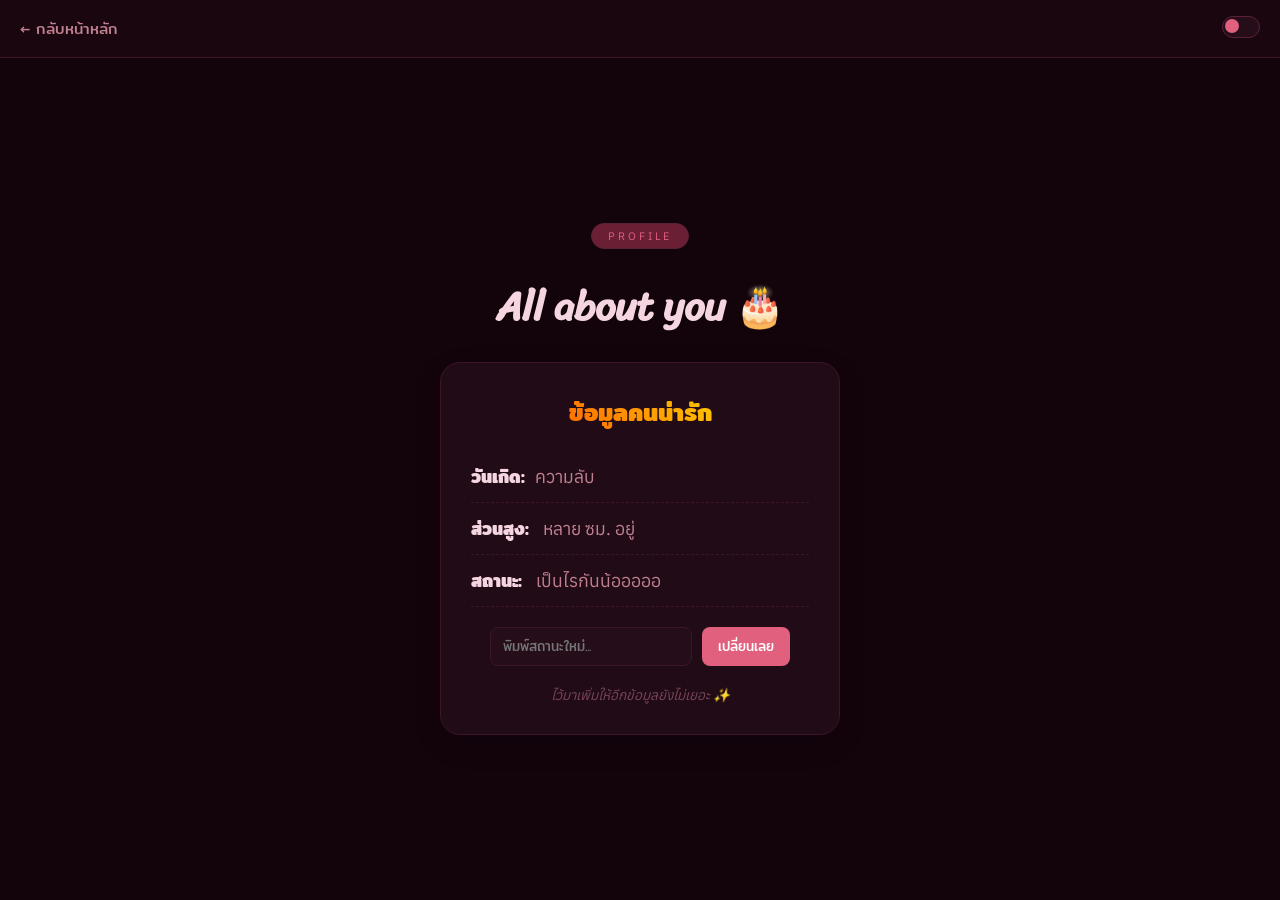
<file: birth.html>
<!DOCTYPE html>
<html lang="th" data-mode="dark">
<head>
    <meta charset="UTF-8">
    <meta name="viewport" content="width=device-width, initial-scale=1.0">
    <title>All about you 🎂</title>
    <link href="https://fonts.googleapis.com/css2?family=Anuphan:wght@400;500;700&family=Mitr:wght@400;500&family=Sriracha&display=swap" rel="stylesheet">
    <link rel="stylesheet" href="birth.css">
</head>
<body>
    <nav class="navbar">
        <a href="index.html" class="navbar-brand">← กลับหน้าหลัก</a>
        <div class="nav-right">
            <button class="mode-btn" id="modeToggle"></button>
        </div>
    </nav>

    <main>
        <section class="hero">
            <div class="hero-inner">
                <span class="hero-badge">PROFILE</span>
                <h1 class="hero-title">All about you 🎂</h1>
                
                <div class="info-card">
                    <h2 class="rainbow-text">ข้อมูลคนน่ารัก</h2>
                    <ul class="info-list">
                        <li><strong>วันเกิด:</strong>ความลับ</li>
                        <li><strong>ส่วนสูง:</strong> หลาย ซม. อยู่</li>
                        <li><strong>สถานะ:</strong> <span id="current-status">เป็นไรกันน้อออออ</span></li>
                    </ul>

                    <div class="edit-status-box">
                        <input type="text" id="status-input" placeholder="พิมพ์สถานะใหม่...">
                        <button id="update-status-btn" class="btn-small">เปลี่ยนเลย</button>
                    </div>

                    <p class="note">ไว้มาเพิ่มให้อีกข้อมูลยังไม่เยอะ ✨</p>
                </div>

            </div>
        </section>
    </main>

    <script src="birth.js"></script>
</body>
</html>
</file>
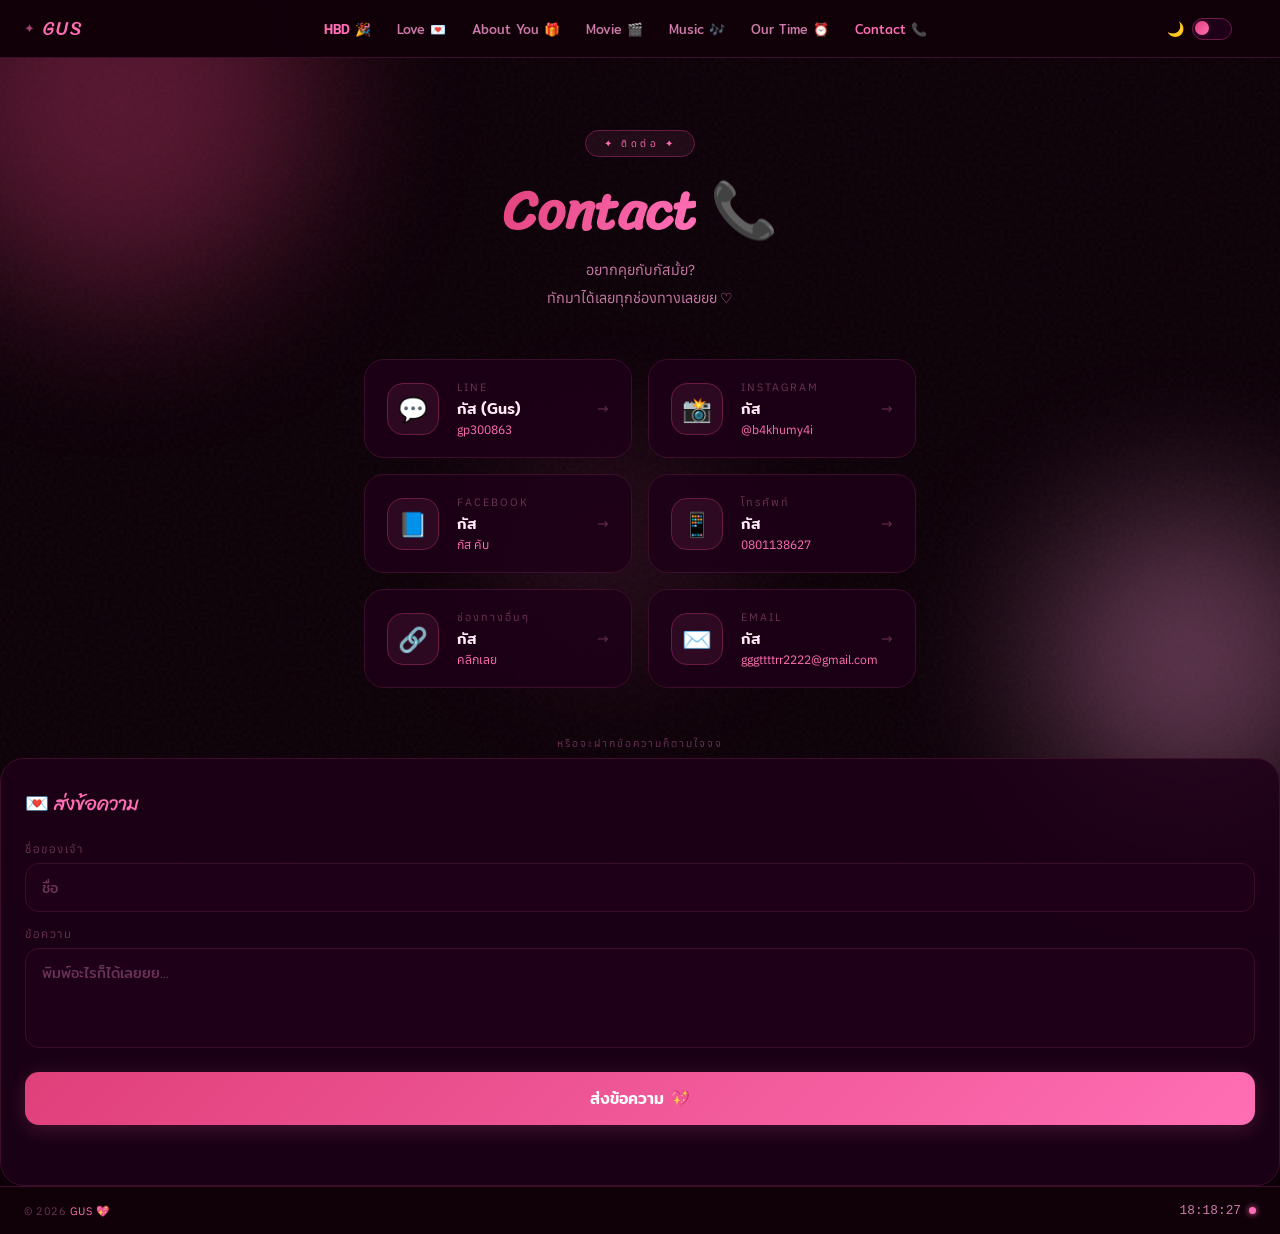
<file: contack.html>
<!DOCTYPE html>
<html lang="th" data-mode="dark">
<head>
  <meta charset="UTF-8"/>
  <meta name="viewport" content="width=device-width, initial-scale=1"/>
  <title>Contact — กัส 💖</title>
  <link href="https://fonts.googleapis.com/css2?family=Mitr:wght@300;400;500&family=Sriracha&family=Anuphan:wght@300;400;500&display=swap" rel="stylesheet"/>
  <link rel="stylesheet" href="index.css"/>
</head>
<body>

<div class="blob blob-1"></div>
<div class="blob blob-2"></div>
<div class="blob blob-3"></div>

<div id="progressBar"></div>

<nav class="navbar">
  <a href="index.html" class="navbar-brand">GUS</a>

  <div class="nav-links" id="navLinks">
    <a href="HBD.html" class="hbd-nav-link">HBD 🎉</a>
    <a href="love.html">Love 💌</a>
    <a href="birth.html">About You 🎁</a>
    <a href="movie.html">Movie 🎬</a>
    <a href="music.html">Music 🎶</a>
    <a href="time.html">Our Time ⏰</a>
    <a href="contack.html" style="color:var(--acc)!important;">Contact 📞</a>
  </div>

  <div class="nav-right">
    <span class="mode-icon" id="modeIcon" onclick="toggleMode()" title="สลับโหมด">🌙</span>
    <button class="mode-btn" id="modeBtn" onclick="toggleMode()" aria-label="สลับ light/dark"></button>
      <span></span><span></span><span></span>
    </button>
  </div>
</nav>

<main class="contact-page">
  <div class="contact-hero">
    <div class="page-badge">✦ ติดต่อ ✦</div>
    <h1 class="page-title">
      <span class="acc-word">Contact</span> <span class="heart">📞</span>
    </h1>
    <p class="page-sub">
      อยากคุยกับกัสมั้ย?<br>
      ทักมาได้เลยทุกช่องทางเลยยย ♡
    </p>
  </div>

  <div class="contact-grid">
    <a href="https://line.me/ti/p/U6xHGYIw1L" target="_blank" rel="noopener" class="contact-card">
      <div class="cc-icon">💬</div>
      <div class="cc-info">
        <div class="cc-label">LINE</div>
        <div class="cc-name">กัส (Gus)</div>
        <div class="cc-handle">gp300863</div>
      </div>
      <span class="cc-arrow">→</span>
    </a>

    <a href="https://www.instagram.com/b4khumy4i/?hl=en" target="_blank" rel="noopener" class="contact-card">
      <div class="cc-icon">📸</div>
      <div class="cc-info">
        <div class="cc-label">Instagram</div>
        <div class="cc-name">กัส</div>
        <div class="cc-handle">@b4khumy4i</div>
      </div>
      <span class="cc-arrow">→</span>
    </a>

    <a href="fool.html" target="_blank" rel="noopener" class="contact-card">
      <div class="cc-icon">📘</div>
      <div class="cc-info">
        <div class="cc-label">Facebook</div>
        <div class="cc-name">กัส</div>
        <div class="cc-handle">กัส คับ</div>
      </div>
      <span class="cc-arrow">→</span>
    </a>

    <a href="tel:0801138627" class="contact-card">
      <div class="cc-icon">📱</div>
      <div class="cc-info">
        <div class="cc-label">โทรศัพท์</div>
        <div class="cc-name">กัส</div>
        <div class="cc-handle">0801138627</div>
      </div>
      <span class="cc-arrow">→</span>
    </a>

    <a href="donategus.html" class="contact-card">
      <div class="cc-icon">🔗</div>
      <div class="cc-info">
        <div class="cc-label">ช่องทางอื่นๆ</div>
        <div class="cc-name">กัส</div>
        <div class="cc-handle">คลิกเลย</div>
      </div>
      <span class="cc-arrow">→</span>
    </a>

    <a href="mailto:gggttttrr2222@gmail.com" class="contact-card">
      <div class="cc-icon">✉️</div>
      <div class="cc-info">
        <div class="cc-label">Email</div>
        <div class="cc-name">กัส</div>
        <div class="cc-handle">gggttttrr2222@gmail.com</div>
      </div>
      <span class="cc-arrow">→</span>
    </a>
  </div>

  <div class="contact-divider">
    <span>หรือจะฝากข้อความก็ตามใจจจ</span>
  </div>
  
<form id="contactForm" class="form-card">
  <div class="form-card-title">💌 ส่งข้อความ</div>

  <div class="form-group">
    <label class="form-label">ชื่อของเจ้า</label>
    <input type="text" id="name" class="form-input" placeholder="ชื่อ" required />
  </div>

  <div class="form-group">
    <label class="form-label">ข้อความ</label>
    <textarea id="message" class="form-textarea" placeholder="พิมพ์อะไรก็ได้เลยยย..." required></textarea>
  </div>

  <button type="submit" class="form-submit" id="formSubmitBtn">ส่งข้อความ 💖</button>
  <div class="form-status" id="statusText"></div>
</form>

<footer>
  <div class="f-copy">&copy; 2026 <span>GUS</span> 💖</div>
  <div class="f-right">
    <span class="f-clock" id="liveClock">00:00:00</span>
    <div class="f-dot"></div>
  </div>
</footer>

<script src="index.js"></script>
</body>
</html>
</file>
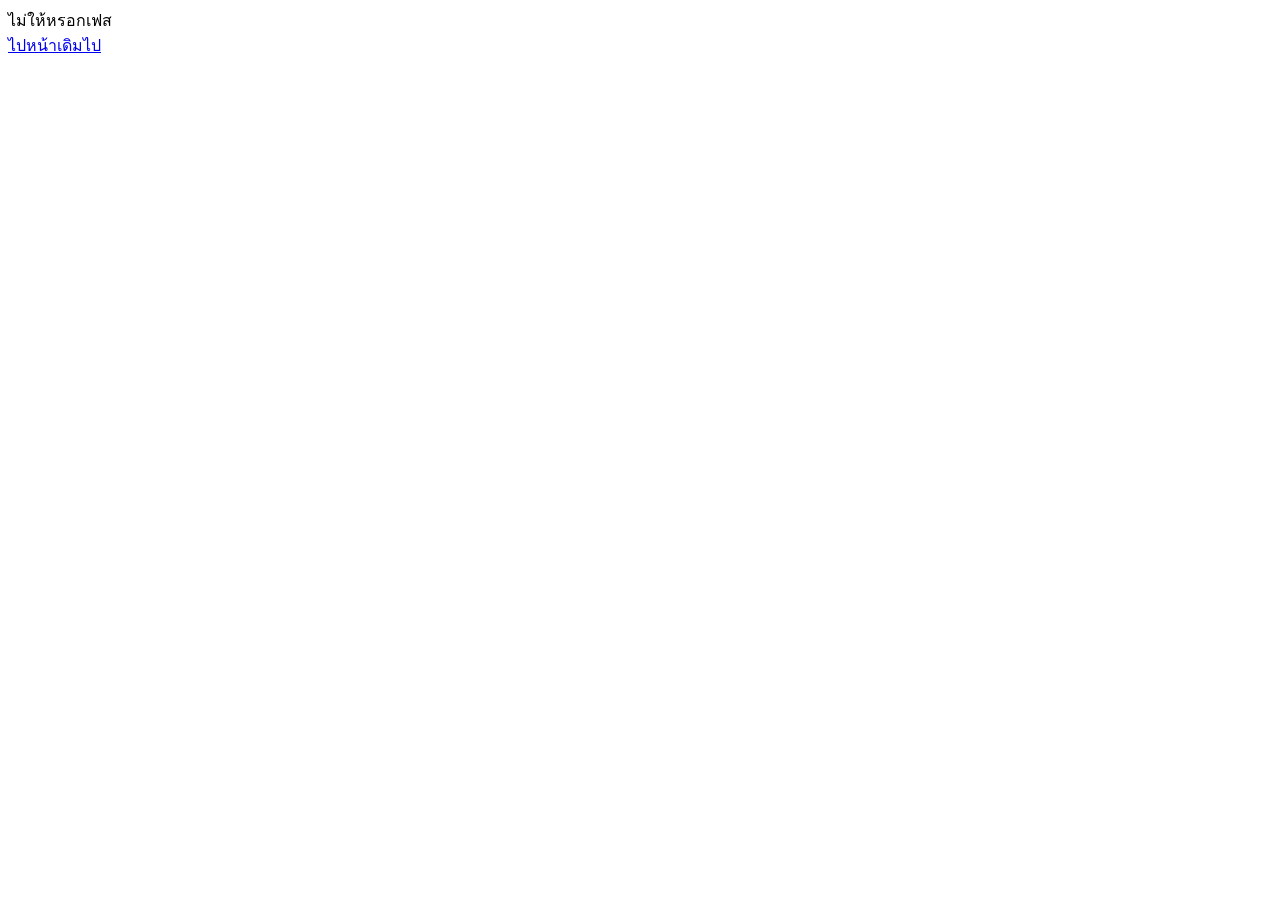
<file: fool.html>
<!DOCTYPE html>
<html lang="th">
<head>
    <meta charset="UTF-8">
    <meta name="viewport" content="width=device-width, initial-scale=1.0">
    <title>ไม่ให้หรอก</title>
</head>
<body>
    ไม่ให้หรอกเฟส
<br>
    <a href="contack.html">ไปหน้าเดิมไป</a>
</body>
</html>
</file>
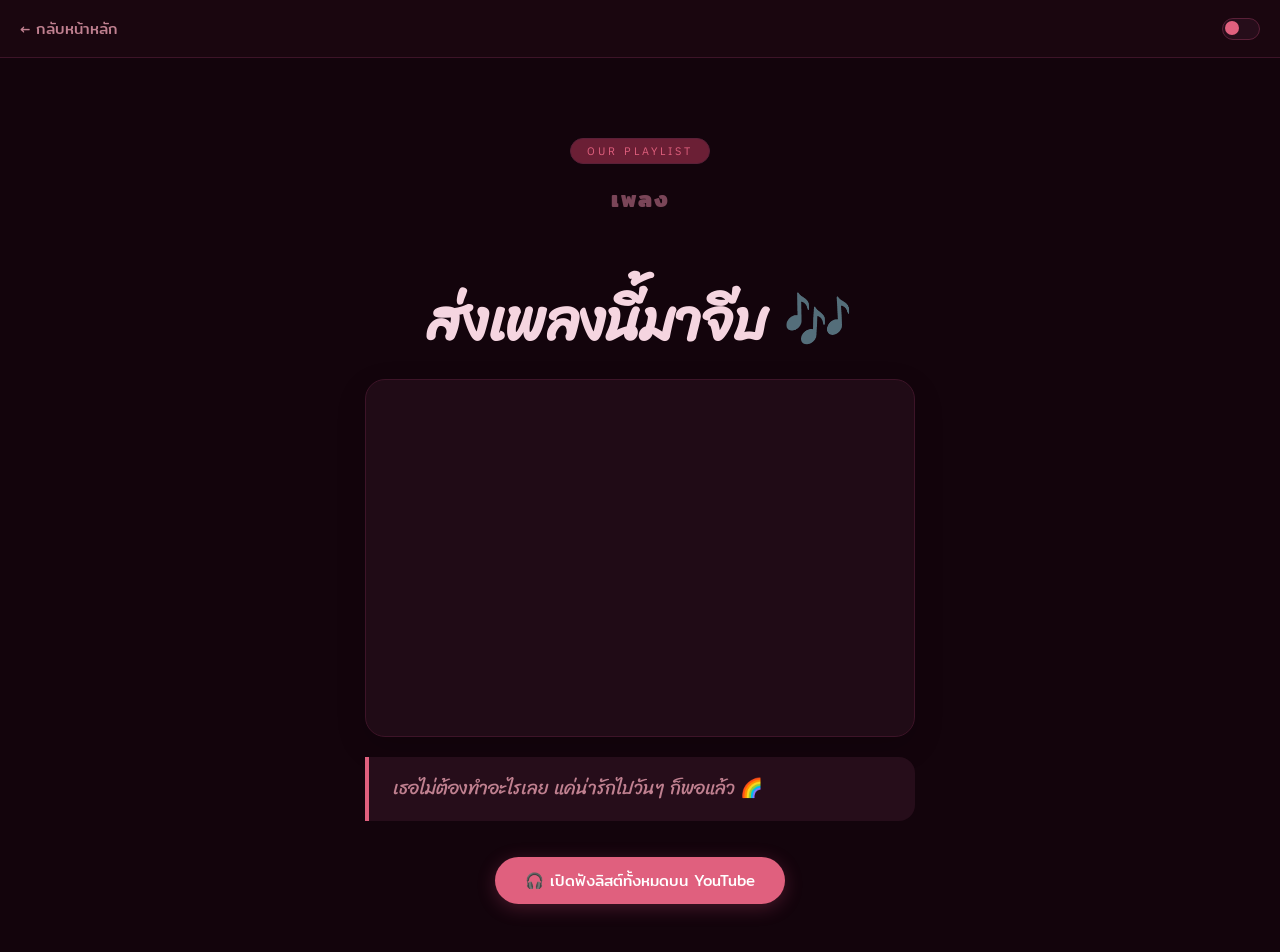
<file: music.html>
<!DOCTYPE html>
<html lang="th" data-mode="dark">
<head>
    <meta charset="UTF-8" />
    <meta name="viewport" content="width=device-width, initial-scale=1" />
    <title>เพลงกัส 🎶</title>
    <link href="https://fonts.googleapis.com/css2?family=Anuphan:wght@400;500;700&family=Mitr:wght@400;500&family=Sriracha&display=swap" rel="stylesheet">
    <link rel="stylesheet" href="music.css">
</head>
<body>

    <nav class="navbar">
        <a href="index.html" class="navbar-brand">← กลับหน้าหลัก</a>
        <div class="nav-right">
            <button class="mode-btn" id="modeToggle" aria-label="Toggle Theme"></button>
        </div>
    </nav>

    <main>
        <section class="hero">
            <div class="hero-inner">
                <span class="hero-badge">OUR PLAYLIST</span>
                
                <h1 class="hero-title">
                    <span class="hi">เพลง</span>
                <br>
                    ส่งเพลงนี้มาจีบ <span class="heart">🎶</span>
                </h1>

                <div class="player-container">
                    <iframe 
                        src="https://www.youtube.com/embed/1enRCDttUr0?autoplay=0&rel=0"
                        allow="accelerometer; autoplay; clipboard-write; encrypted-media; gyroscope; picture-in-picture; web-share" 
                        allowfullscreen>
                    </iframe>
                </div>

                <div class="quote-container">
                    <p id="random-quote">กำลังนึกคำจีบอยู่ค้าบบบ... ✨</p>
                </div>

                <div class="hero-btns">
                    <a href="https://youtube.com/playlist?list=PLw264t7f7ItAMZd9nABN8H1wZYy0EvdcB" target="_blank" class="btn-main btn-fill">
                        🎧 เปิดฟังลิสต์ทั้งหมดบน YouTube
                    </a>
                </div>

            </div>
        </section>
    </main>

    <script src="music.js"></script>
</body>
</html>
</file>
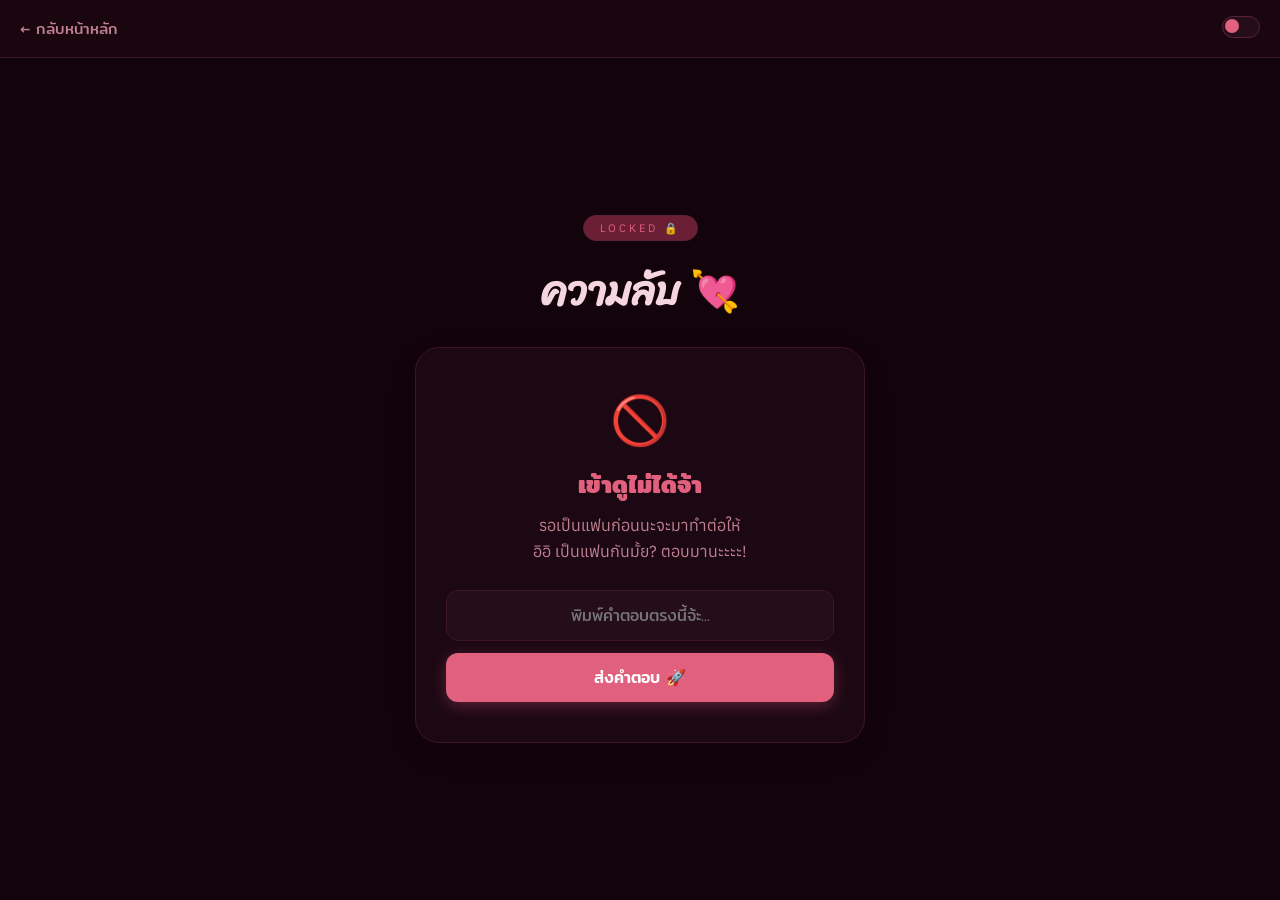
<file: time.html>
<!DOCTYPE html>
<html lang="th" data-mode="dark">
<head>
    <meta charset="UTF-8">
    <meta name="viewport" content="width=device-width, initial-scale=1.0">
    <title>ความลับ 💘</title>
    <link href="https://fonts.googleapis.com/css2?family=Anuphan:wght@400;500;700&family=Mitr:wght@400;500&family=Sriracha&display=swap" rel="stylesheet">
    <link rel="stylesheet" href="time.css">
</head>
<body>
    <nav class="navbar">
        <a href="index.html" class="navbar-brand">← กลับหน้าหลัก</a>
        <div class="nav-right">
            <button class="mode-btn" id="modeToggle" aria-label="Toggle Theme"></button>
        </div>
    </nav>

    <main>
        <section class="hero">
            <div class="hero-inner">
                <span class="hero-badge">LOCKED 🔒</span>
                <h1 class="hero-title">ความลับ 💘</h1>
                
                <div class="glass-card locked-box">
                    <div class="lock-icon">🚫</div>
                    <h2>เข้าดูไม่ได้จ้า</h2>
                    <p>รอเป็นแฟนก่อนนะจะมาทำต่อให้<br>อิอิ เป็นแฟนกันมั้ย? ตอบมานะะะะ!</p>
                    
                    <div class="input-group">
                        <input type="text" id="answerInput" placeholder="พิมพ์คำตอบตรงนี้จ้ะ...">
                        <button id="sendBtn" class="btn-main btn-fill">ส่งคำตอบ 🚀</button>
                    </div>
                </div>

            </div>
        </section>
    </main>

    <script src="time.js"></script>
</body>
</html>
</file>
<file: birth.css>
:root { --tr: all 0.35s cubic-bezier(0.4, 0, 0.2, 1); }
[data-mode="dark"] { --bg: #13040c; --bg2: #1e0812; --bg3: #260d1a; --nav-bg: #1a060f; --border: #3d1428; --border2: #5a2038; --acc: #e0607e; --acc2: #c0446e; --acc-dim: #6b1f35; --text: #f5d5e0; --text2: #c08090; --text3: #7a4558; --card-bg: #200b16; }
[data-mode="light"] { --bg: #fff0f5; --bg2: #fff; --bg3: #fde8f2; --nav-bg: #fff; --border: #f4c0d1; --border2: #e896b4; --acc: #c0446e; --acc2: #993556; --acc-dim: #fce4f0; --text: #2d0020; --text2: #8b3060; --text3: #c090b0; --card-bg: #fff; }

*, *::before, *::after { box-sizing: border-box; margin: 0; padding: 0; }
body { font-family: 'Anuphan', sans-serif; background: var(--bg); color: var(--text); transition: var(--tr); min-height: 100vh; }
.navbar { position: fixed; top: 0; left: 0; right: 0; z-index: 1000; display: flex; align-items: center; justify-content: space-between; padding: 0 20px; height: 58px; background: var(--nav-bg); border-bottom: 1px solid var(--border); transition: var(--tr); }
.navbar-brand { font-family: 'Mitr', sans-serif; font-size: 0.95rem; color: var(--text2); text-decoration: none; }
.mode-btn { width: 38px; height: 22px; border-radius: 50px; border: 1.5px solid var(--border2); background: var(--bg3); cursor: pointer; position: relative; transition: var(--tr); }
.mode-btn::after { content: ''; position: absolute; top: 2px; left: 2px; width: 14px; height: 14px; border-radius: 50%; background: var(--acc); transition: transform 0.3s; }
[data-mode="light"] .mode-btn::after { transform: translateX(16px); }

main { min-height: 100vh; display: flex; flex-direction: column; padding-top: 58px; }
.hero { flex: 1; display: flex; align-items: center; justify-content: center; padding: 48px 24px; text-align: center; }
.hero-inner { max-width: 400px; width: 100%; animation: fadeUp 0.7s ease both; }
.hero-badge { display: inline-block; font-size: 0.68rem; letter-spacing: 3px; color: var(--acc); border: 1px solid var(--border2); border-radius: 50px; padding: 5px 16px; margin-bottom: 22px; background: var(--acc-dim); }
.hero-title { font-family: 'Sriracha', cursive; font-size: 2.5rem; color: var(--text); margin-bottom: 20px; }

.info-card { background: var(--card-bg); border: 1px solid var(--border); border-radius: 20px; padding: 30px; box-shadow: 0 10px 30px rgba(0,0,0,0.1); transition: var(--tr); }
.rainbow-text { font-family: 'Mitr', sans-serif; font-size: 1.5rem; margin-bottom: 20px; background: linear-gradient(45deg, #ff0000, #ff7f00, #ffff00, #00ff00, #0000ff, #4b0082, #8b00ff); background-size: 400% 400%; -webkit-background-clip: text; background-clip: text; -webkit-text-fill-color: transparent; animation: rainbow-bg 5s linear infinite; }
.info-list { list-style: none; text-align: left; margin-bottom: 20px; }
.info-list li { font-size: 1.1rem; padding: 12px 0; border-bottom: 1px dashed var(--border); color: var(--text2); }
.info-list li strong { color: var(--text); font-family: 'Mitr', sans-serif; margin-right: 10px; }
.note { font-size: 0.85rem; color: var(--text3); font-style: italic; margin-top: 20px; }

@keyframes fadeUp { from { opacity: 0; transform: translateY(20px); } to { opacity: 1; transform: translateY(0); } }
@keyframes rainbow-bg { 0% { background-position: 0% 50%; } 50% { background-position: 100% 50%; } 100% { background-position: 0% 50%; } }

.edit-status-box {
    margin-top: 20px;
    display: flex;
    gap: 10px;
    justify-content: center;
}

.edit-status-box input {
    padding: 8px 12px;
    border-radius: 8px;
    border: 1px solid var(--border);
    background: var(--bg3);
    color: var(--text);
    font-family: 'Mitr', sans-serif;
    outline: none;
    width: 60%;
    transition: var(--tr);
}

.edit-status-box input:focus {
    border-color: var(--acc);
    box-shadow: 0 0 8px rgba(224, 96, 126, 0.3);
}

.btn-small {
    padding: 8px 16px;
    border-radius: 8px;
    background: var(--acc);
    color: #fff;
    border: none;
    font-family: 'Mitr', sans-serif;
    cursor: pointer;
    transition: all 0.3s;
}

.btn-small:hover {
    background: var(--acc2);
    transform: translateY(-2px);
}
</file>
<file: index.css>
@import url('https://fonts.googleapis.com/css2?family=Mitr:wght@300;400;500&family=Sriracha&family=Anuphan:wght@300;400;500&family=Playfair+Display:ital,wght@0,700;1,700&display=swap');

:root {
  --tr: all 0.35s cubic-bezier(0.4, 0, 0.2, 1);
}

[data-mode="dark"] {
  --bg:       #0d0008;
  --bg2:      #150010;
  --bg3:      #1e0018;
  --nav-bg:   #110009;
  --border:   #3d0e2c;
  --border2:  #6b1a48;
  --acc:      #ff6eb4;
  --acc2:     #e0407a;
  --acc3:     #ff9fd8;
  --acc-dim:  rgba(255,110,180,0.08);
  --text:     #ffeaf5;
  --text2:    #cc7aaa;
  --text3:    #6b3358;
  --card-bg:  rgba(30,0,24,0.85);
  --menu-bg:  rgba(17,0,9,0.97);
  --glow:     rgba(255,110,180,0.18);
  --noise-op: 0.04;
}

[data-mode="light"] {
  --bg:       #fff4f9;
  --bg2:      #fff;
  --bg3:      #ffe8f4;
  --nav-bg:   #fffafd;
  --border:   #f0bed8;
  --border2:  #e07aaa;
  --acc:      #d63878;
  --acc2:     #b02060;
  --acc3:     #ff6eb4;
  --acc-dim:  rgba(214,56,120,0.07);
  --text:     #1a0012;
  --text2:    #7a2060;
  --text3:    #c090b8;
  --card-bg:  #fff;
  --menu-bg:  rgba(255,244,249,0.97);
  --glow:     rgba(214,56,120,0.12);
  --noise-op: 0.025;
}

*, *::before, *::after {
  box-sizing: border-box;
  margin: 0;
  padding: 0;
  -webkit-tap-highlight-color: transparent;
}

html, body {
  font-family: 'Anuphan', 'Mitr', sans-serif;
  min-height: 100vh;
  background: var(--bg);
  color: var(--text);
  transition: background var(--tr), color var(--tr);
  overflow-x: hidden;
}

/* ── Noise texture overlay ── */
body::before {
  content: '';
  position: fixed;
  inset: 0;
  background-image: url("data:image/svg+xml,%3Csvg viewBox='0 0 256 256' xmlns='http://www.w3.org/2000/svg'%3E%3Cfilter id='noise'%3E%3CfeTurbulence type='fractalNoise' baseFrequency='0.9' numOctaves='4' stitchTiles='stitch'/%3E%3C/filter%3E%3Crect width='100%25' height='100%25' filter='url(%23noise)'/%3E%3C/svg%3E");
  opacity: var(--noise-op);
  pointer-events: none;
  z-index: 0;
}

/* ── Ambient glow blobs ── */
.blob {
  position: fixed;
  border-radius: 50%;
  filter: blur(80px);
  opacity: 0.35;
  pointer-events: none;
  z-index: 0;
  animation: drift 12s ease-in-out infinite alternate;
}
.blob-1 {
  width: 400px; height: 400px;
  background: var(--acc2);
  top: -100px; left: -80px;
  animation-delay: 0s;
}
.blob-2 {
  width: 300px; height: 300px;
  background: var(--acc3);
  bottom: 10%; right: -60px;
  animation-delay: -4s;
}
.blob-3 {
  width: 200px; height: 200px;
  background: var(--acc);
  top: 50%; left: 40%;
  opacity: 0.15;
  animation-delay: -8s;
}

@keyframes drift {
  from { transform: translate(0, 0) scale(1); }
  to   { transform: translate(30px, 20px) scale(1.08); }
}

#progressBar {
  position: fixed;
  top: 0; left: 0;
  height: 2px;
  width: 0%;
  background: linear-gradient(90deg, var(--acc2), var(--acc), var(--acc3));
  z-index: 9999;
  transition: width 0.1s;
  box-shadow: 0 0 8px var(--acc);
}

/* ───── NAVBAR ───── */
.navbar {
  position: fixed;
  top: 0; left: 0; right: 0;
  z-index: 1000;
  display: flex;
  align-items: center;
  justify-content: space-between;
  padding: 0 24px;
  height: 58px;
  background: var(--menu-bg);
  border-bottom: 1px solid var(--border);
  backdrop-filter: blur(20px);
  -webkit-backdrop-filter: blur(20px);
  transition: background var(--tr), border-color var(--tr);
}

.navbar-brand {
  font-family: 'Sriracha', cursive;
  font-size: 1.15rem;
  color: var(--acc);
  text-decoration: none;
  letter-spacing: 2px;
  display: flex;
  align-items: center;
  gap: 6px;
  transition: color var(--tr);
}
.navbar-brand::before {
  content: '✦';
  font-size: 0.7em;
  opacity: 0.6;
}

.nav-right {
  display: flex;
  align-items: center;
  gap: 8px;
}

.mode-btn {
  width: 40px; height: 22px;
  border-radius: 50px;
  border: 1.5px solid var(--border2);
  background: var(--bg3);
  cursor: pointer;
  position: relative;
  transition: background var(--tr), border-color var(--tr);
  flex-shrink: 0;
}
.mode-btn::after {
  content: '';
  position: absolute;
  top: 2px; left: 2px;
  width: 14px; height: 14px;
  border-radius: 50%;
  background: linear-gradient(135deg, var(--acc2), var(--acc));
  transition: transform 0.3s cubic-bezier(0.4, 0, 0.2, 1), background var(--tr);
  box-shadow: 0 0 6px var(--glow);
}
[data-mode="light"] .mode-btn::after { transform: translateX(17px); }

.mode-icon {
  font-size: 14px;
  user-select: none;
  cursor: pointer;
  transition: opacity 0.2s;
}

.ham-btn {
  display: flex;
  flex-direction: column;
  gap: 5px;
  background: var(--bg3);
  border: 1px solid var(--border);
  border-radius: 10px;
  padding: 8px 10px;
  cursor: pointer;
  transition: background var(--tr), border-color var(--tr);
}
.ham-btn span {
  display: block;
  width: 18px; height: 1.5px;
  background: var(--text2);
  border-radius: 2px;
  transition: background var(--tr);
}

.nav-links {
  display: none;
  align-items: center;
  gap: 2px;
}
.nav-links a {
  font-family: 'Mitr', sans-serif;
  font-size: 0.8rem;
  color: var(--text2);
  text-decoration: none;
  padding: 6px 12px;
  border-radius: 50px;
  transition: all 0.2s;
}
.nav-links a:hover {
  background: var(--acc-dim);
  color: var(--text);
}
.hbd-nav-link {
  color: var(--acc) !important;
  font-weight: 500;
}

/* ───── DRAWER ───── */
.drawer {
  position: fixed;
  top: 58px; left: 0; right: 0;
  z-index: 999;
  background: var(--menu-bg);
  border-bottom: 1px solid var(--border);
  padding: 10px 16px 16px;
  display: flex;
  flex-direction: column;
  gap: 2px;
  transform: translateY(-8px);
  opacity: 0;
  pointer-events: none;
  transition: opacity 0.25s ease, transform 0.25s ease;
  backdrop-filter: blur(24px);
}
.drawer.open {
  transform: translateY(0);
  opacity: 1;
  pointer-events: all;
}
.drawer a {
  display: flex;
  align-items: center;
  gap: 12px;
  font-family: 'Mitr', sans-serif;
  font-size: 0.92rem;
  color: var(--text2);
  text-decoration: none;
  padding: 12px 14px;
  border-radius: 12px;
  transition: all 0.2s;
}
.drawer a:hover {
  background: var(--acc-dim);
  color: var(--text);
}
.drawer a .d-icon {
  font-size: 1.15rem;
  width: 26px;
  text-align: center;
}

/* ───── MAIN ───── */
main {
  min-height: 100vh;
  display: flex;
  flex-direction: column;
  padding-top: 58px;
  position: relative;
  z-index: 1;
}

/* ───── HERO ───── */
.hero {
  flex: 1;
  display: flex;
  align-items: center;
  justify-content: center;
  padding: 56px 24px 40px;
  text-align: center;
}
.hero-inner {
  max-width: 520px;
  width: 100%;
}

.hero-badge {
  display: inline-flex;
  align-items: center;
  gap: 6px;
  font-size: 0.64rem;
  letter-spacing: 3.5px;
  color: var(--acc);
  border: 1px solid var(--border2);
  border-radius: 50px;
  padding: 6px 18px;
  margin-bottom: 28px;
  background: var(--acc-dim);
  animation: fadeUp 0.8s ease both;
  text-transform: uppercase;
}

.hero-title {
  font-family: 'Sriracha', cursive;
  font-size: clamp(2.8rem, 11vw, 4.4rem);
  line-height: 1.15;
  margin-bottom: 18px;
  color: var(--text);
  animation: fadeUp 0.8s 0.1s ease both;
  transition: color var(--tr);
}
.hero-title .hi {
  display: block;
  font-size: 0.42em;
  color: var(--text3);
  font-family: 'Mitr', sans-serif;
  letter-spacing: 4px;
  margin-bottom: 6px;
  text-transform: uppercase;
}
.acc-word {
  background: linear-gradient(120deg, var(--acc2) 0%, var(--acc) 50%, var(--acc3) 100%);
  -webkit-background-clip: text;
  background-clip: text;
  -webkit-text-fill-color: transparent;
  background-size: 200% auto;
  animation: shimmer 4s ease-in-out infinite;
}
@keyframes shimmer {
  0%,100% { background-position: 0% center; }
  50%      { background-position: 100% center; }
}

.heart {
  display: inline-block;
  animation: heartbeat 1.8s ease-in-out infinite;
  -webkit-text-fill-color: initial;
}
@keyframes heartbeat {
  0%,100% { transform: scale(1); }
  50%      { transform: scale(1.28); }
}

.hero-sub {
  font-size: 0.95rem;
  line-height: 2;
  color: var(--text2);
  margin-bottom: 36px;
  animation: fadeUp 0.8s 0.2s ease both;
}

/* ───── MENU GRID ───── */
.menu-grid {
  display: grid;
  grid-template-columns: repeat(2, 1fr);
  gap: 12px;
  width: 100%;
  animation: fadeUp 0.8s 0.35s ease both;
}

.menu-item {
  display: flex;
  align-items: center;
  gap: 13px;
  padding: 16px 18px;
  border-radius: 18px;
  background: var(--card-bg);
  border: 1px solid var(--border);
  text-decoration: none;
  color: var(--text);
  transition: all 0.28s cubic-bezier(0.4, 0, 0.2, 1);
  position: relative;
  overflow: hidden;
}
.menu-item::before {
  content: '';
  position: absolute;
  inset: 0;
  background: linear-gradient(135deg, var(--acc-dim), transparent);
  opacity: 0;
  transition: opacity 0.3s;
}
.menu-item:hover::before { opacity: 1; }
.menu-item:hover {
  border-color: var(--border2);
  transform: translateY(-3px);
  box-shadow: 0 8px 24px var(--glow);
}
.menu-item:active { transform: scale(0.97); }

.hbd-special {
  grid-column: span 2;
  border: 1.5px solid var(--acc);
  box-shadow: 0 4px 20px var(--glow);
  background: linear-gradient(135deg, var(--acc-dim), var(--card-bg));
}
.hbd-title-text { color: var(--acc) !important; }

.mi-icon {
  font-size: 1.5rem;
  flex-shrink: 0;
}
.mi-text {
  display: flex;
  flex-direction: column;
}
.mi-title {
  font-family: 'Mitr', sans-serif;
  font-size: 0.85rem;
  font-weight: 500;
  color: var(--text);
  transition: color var(--tr);
}
.mi-sub {
  font-size: 0.66rem;
  color: var(--text3);
  margin-top: 2px;
  transition: color var(--tr);
}

/* ───── FOOTER ───── */
footer {
  padding: 16px 24px;
  background: var(--menu-bg);
  border-top: 1px solid var(--border);
  display: flex;
  justify-content: space-between;
  align-items: center;
  backdrop-filter: blur(20px);
  position: relative;
  z-index: 1;
}
.f-copy {
  font-size: 0.68rem;
  color: var(--text3);
  letter-spacing: 0.5px;
}
.f-copy span { color: var(--acc); }
.f-right {
  display: flex;
  align-items: center;
  gap: 8px;
}
.f-clock {
  font-family: 'Courier New', monospace;
  font-size: 0.8rem;
  color: var(--text2);
}
.f-dot {
  width: 7px; height: 7px;
  border-radius: 50%;
  background: var(--acc);
  box-shadow: 0 0 6px var(--acc);
  animation: blink 2s ease-in-out infinite;
}

/* ───── KEYFRAMES ───── */
@keyframes fadeUp {
  from { opacity: 0; transform: translateY(24px); }
  to   { opacity: 1; transform: translateY(0); }
}
@keyframes blink {
  0%,100% { opacity: 1; }
  50%      { opacity: 0.25; }
}

/* ───── RESPONSIVE ───── */
@media (min-width: 640px) {
  .nav-links { display: flex; }
  .ham-btn   { display: none; }
  .hero      { padding: 72px 40px 56px; }
  .menu-grid { grid-template-columns: repeat(3, 1fr); }
  .hbd-special { grid-column: span 1; }
}
@media (max-width: 380px) {
  .hero-title { font-size: 2.4rem; }
  .menu-item  { padding: 12px 14px; }
}

/* ── POPUP ── */
#ask-popup-overlay {
  position: fixed;
  inset: 0;
  background: rgba(0,0,0,0.7);
  backdrop-filter: blur(12px);
  display: flex;
  justify-content: center;
  align-items: center;
  z-index: 9999;
  opacity: 0;
  visibility: hidden;
  transition: all 0.4s ease;
}
#ask-popup-overlay.show {
  opacity: 1;
  visibility: visible;
}
.glass-popup {
  background: rgba(255,255,255,0.07);
  backdrop-filter: blur(20px);
  border: 1px solid rgba(255,110,180,0.25);
  border-radius: 28px;
  padding: 32px 28px;
  width: 90%;
  max-width: 380px;
  text-align: center;
  box-shadow: 0 24px 48px rgba(0,0,0,0.4), 0 0 40px rgba(255,110,180,0.1);
  transform: translateY(24px) scale(0.96);
  transition: 0.45s cubic-bezier(0.18, 0.89, 0.32, 1.28);
}
#ask-popup-overlay.show .glass-popup {
  transform: translateY(0) scale(1);
}
.popup-gif {
  width: 110px;
  border-radius: 18px;
  margin-bottom: 16px;
  box-shadow: 0 8px 24px rgba(0,0,0,0.3);
}
.glass-popup h2 {
  font-family: 'Sriracha', cursive;
  font-size: 1.55rem;
  margin-bottom: 6px;
  color: #fff;
}
.glass-popup p {
  font-size: 0.88rem;
  color: rgba(255,255,255,0.6);
  margin-bottom: 20px;
}
.popup-input {
  width: 100%;
  padding: 12px 16px;
  border-radius: 14px;
  border: 1px solid rgba(255,110,180,0.3);
  background: rgba(0,0,0,0.25);
  color: #fff;
  font-family: 'Mitr', sans-serif;
  font-size: 0.9rem;
  margin-bottom: 16px;
  outline: none;
  transition: 0.3s;
}
.popup-input::placeholder { color: rgba(255,255,255,0.35); }
.popup-input:focus {
  border-color: #ff6eb4;
  box-shadow: 0 0 12px rgba(255,110,180,0.3);
}
.popup-actions {
  display: flex;
  flex-direction: column;
  gap: 10px;
}
.popup-actions button {
  font-family: 'Mitr', sans-serif;
  font-size: 0.95rem;
  padding: 13px;
  border-radius: 14px;
  border: none;
  cursor: pointer;
  transition: 0.22s;
}
.btn-send {
  background: linear-gradient(135deg, #e0407a, #ff6eb4);
  color: #fff;
  font-weight: 500;
  box-shadow: 0 4px 16px rgba(255,110,180,0.35);
}
.btn-send:hover {
  transform: scale(1.02);
  box-shadow: 0 6px 22px rgba(255,110,180,0.5);
}
.btn-cancel {
  background: transparent;
  color: rgba(255,255,255,0.45);
  border: 1px solid rgba(255,255,255,0.1);
}
.btn-cancel:hover {
  background: rgba(255,255,255,0.05);
  color: rgba(255,255,255,0.7);
}


/* ============================
   CONTACT PAGE
   ============================ */
.contact-page { min-height: 100vh; padding-top: 58px; position: relative; z-index: 1; }

.contact-hero {
  padding: 56px 24px 40px;
  text-align: center;
}
.page-badge {
  display: inline-flex;
  align-items: center;
  gap: 6px;
  font-size: 0.62rem;
  letter-spacing: 3.5px;
  color: var(--acc);
  border: 1px solid var(--border2);
  border-radius: 50px;
  padding: 6px 18px;
  margin-bottom: 22px;
  background: var(--acc-dim);
  text-transform: uppercase;
  animation: fadeUp 0.8s ease both;
}
.page-title {
  font-family: 'Sriracha', cursive;
  font-size: clamp(2.2rem, 9vw, 3.4rem);
  line-height: 1.2;
  margin-bottom: 12px;
  animation: fadeUp 0.8s 0.1s ease both;
}
.page-sub {
  font-size: 0.9rem;
  color: var(--text2);
  line-height: 1.9;
  animation: fadeUp 0.8s 0.2s ease both;
}

.contact-grid {
  display: grid;
  grid-template-columns: 1fr;
  gap: 16px;
  max-width: 600px;
  margin: 0 auto;
  padding: 0 24px 48px;
  animation: fadeUp 0.8s 0.3s ease both;
}

.contact-card {
  display: flex;
  align-items: center;
  gap: 18px;
  padding: 20px 22px;
  border-radius: 20px;
  background: var(--card-bg);
  border: 1px solid var(--border);
  text-decoration: none;
  color: var(--text);
  transition: all 0.28s cubic-bezier(0.4, 0, 0.2, 1);
  position: relative;
  overflow: hidden;
}
.contact-card::before {
  content: '';
  position: absolute;
  inset: 0;
  background: linear-gradient(135deg, var(--acc-dim), transparent);
  opacity: 0;
  transition: opacity 0.3s;
}
.contact-card:hover::before { opacity: 1; }
.contact-card:hover {
  border-color: var(--border2);
  transform: translateX(6px);
  box-shadow: 0 8px 30px var(--glow);
}

.cc-icon {
  width: 52px; height: 52px;
  border-radius: 16px;
  display: flex;
  align-items: center;
  justify-content: center;
  font-size: 1.5rem;
  flex-shrink: 0;
  background: var(--acc-dim);
  border: 1px solid var(--border2);
  transition: all 0.3s;
}
.contact-card:hover .cc-icon {
  background: linear-gradient(135deg, var(--acc2), var(--acc));
  border-color: var(--acc);
  transform: scale(1.08) rotate(-4deg);
}

.cc-info { flex: 1; min-width: 0; }
.cc-label {
  font-size: 0.67rem;
  letter-spacing: 2px;
  color: var(--text3);
  text-transform: uppercase;
  margin-bottom: 3px;
}
.cc-name {
  font-family: 'Mitr', sans-serif;
  font-size: 0.95rem;
  font-weight: 500;
  color: var(--text);
  white-space: nowrap;
  overflow: hidden;
  text-overflow: ellipsis;
}
.cc-handle {
  font-size: 0.76rem;
  color: var(--acc);
  margin-top: 2px;
}

.cc-arrow {
  color: var(--text3);
  font-size: 0.9rem;
  transition: transform 0.3s, color 0.3s;
}
.contact-card:hover .cc-arrow {
  transform: translateX(4px);
  color: var(--acc);
}

/* Divider */
.contact-divider {
  display: flex;
  align-items: center;
  gap: 12px;
  padding: 0 24px;
  max-width: 600px;
  margin: 0 auto 8px;
}
.contact-divider::before,
.contact-divider::after {
  content: '';
  flex: 1;
  height: 1px;
  background: var(--border);
}
.contact-divider span {
  font-size: 0.65rem;
  letter-spacing: 2px;
  color: var(--text3);
  text-transform: uppercase;
  white-space: nowrap;
}

/* Message form box */
.contact-form-box {
  max-width: 600px;
  margin: 0 auto;
  padding: 0 24px 48px;
  animation: fadeUp 0.8s 0.45s ease both;
}

.form-card {
  background: var(--card-bg);
  border: 1px solid var(--border);
  border-radius: 24px;
  padding: 28px 24px;
}
.form-card-title {
  font-family: 'Sriracha', cursive;
  font-size: 1.2rem;
  color: var(--acc);
  margin-bottom: 20px;
  display: flex;
  align-items: center;
  gap: 8px;
}

.form-group {
  margin-bottom: 14px;
}
.form-label {
  display: block;
  font-size: 0.72rem;
  letter-spacing: 1.5px;
  color: var(--text3);
  text-transform: uppercase;
  margin-bottom: 7px;
}
.form-input,
.form-textarea {
  width: 100%;
  padding: 12px 16px;
  border-radius: 14px;
  border: 1px solid var(--border);
  background: var(--bg3);
  color: var(--text);
  font-family: 'Mitr', sans-serif;
  font-size: 0.9rem;
  outline: none;
  transition: all 0.25s;
  resize: none;
}
.form-input::placeholder,
.form-textarea::placeholder { color: var(--text3); }
.form-input:focus,
.form-textarea:focus {
  border-color: var(--acc);
  box-shadow: 0 0 0 3px var(--glow);
}
.form-textarea { min-height: 100px; }

.form-submit {
  width: 100%;
  padding: 14px;
  border-radius: 14px;
  border: none;
  background: linear-gradient(135deg, var(--acc2), var(--acc));
  color: #fff;
  font-family: 'Mitr', sans-serif;
  font-size: 1rem;
  font-weight: 500;
  cursor: pointer;
  transition: all 0.25s;
  box-shadow: 0 4px 20px var(--glow);
  margin-top: 6px;
}
.form-submit:hover {
  transform: translateY(-2px);
  box-shadow: 0 8px 28px var(--glow);
}
.form-submit:active { transform: scale(0.98); }
.form-submit:disabled { opacity: 0.6; cursor: not-allowed; }

.form-status {
  text-align: center;
  font-size: 0.85rem;
  margin-top: 12px;
  min-height: 20px;
  color: var(--acc);
}

@media (min-width: 640px) {
  .contact-grid { grid-template-columns: repeat(2, 1fr); }
  .contact-hero { padding: 72px 40px 48px; }
}
</file>
<file: music.css>
:root {
  --tr: all 0.35s cubic-bezier(0.4, 0, 0.2, 1);
}

[data-mode="dark"] {
  --bg:      #13040c;
  --bg2:     #1e0812;
  --bg3:     #260d1a;
  --nav-bg:  #1a060f;
  --border:  #3d1428;
  --border2: #5a2038;
  --acc:     #e0607e;
  --acc2:    #c0446e;
  --acc-dim: #6b1f35;
  --text:    #f5d5e0;
  --text2:   #c08090;
  --text3:   #7a4558;
  --card-bg: #200b16;
  --menu-bg: rgba(30, 8, 18, 0.97);
}

[data-mode="light"] {
  --bg:      #fff0f5;
  --bg2:     #fff;
  --bg3:     #fde8f2;
  --nav-bg:  #fff;
  --border:  #f4c0d1;
  --border2: #e896b4;
  --acc:     #c0446e;
  --acc2:    #993556;
  --acc-dim: #fce4f0;
  --text:    #2d0020;
  --text2:   #8b3060;
  --text3:   #c090b0;
  --card-bg: #fff;
  --menu-bg: rgba(255, 240, 245, 0.97);
}

*, *::before, *::after {
  box-sizing: border-box;
  margin: 0;
  padding: 0;
  -webkit-tap-highlight-color: transparent;
}

html, body {
  font-family: 'Anuphan', 'Mitr', sans-serif;
  min-height: 100vh;
  background: var(--bg);
  color: var(--text);
  transition: background var(--tr), color var(--tr);
  overflow-x: hidden;
}

.navbar {
  position: fixed;
  top: 0; left: 0; right: 0;
  z-index: 1000;
  display: flex;
  align-items: center;
  justify-content: space-between;
  padding: 0 20px;
  height: 58px;
  background: var(--nav-bg);
  border-bottom: 1px solid var(--border);
  transition: background var(--tr), border-color var(--tr);
}

.navbar-brand {
  font-family: 'Mitr', sans-serif;
  font-size: 0.95rem;
  color: var(--text2);
  text-decoration: none;
  transition: color var(--tr);
}

.navbar-brand:hover {
  color: var(--text);
}

.nav-right {
  display: flex;
  align-items: center;
  gap: 8px;
}

.mode-btn {
  width: 38px; height: 22px;
  border-radius: 50px;
  border: 1.5px solid var(--border2);
  background: var(--bg3);
  cursor: pointer;
  position: relative;
  transition: background var(--tr), border-color var(--tr);
  flex-shrink: 0;
}

.mode-btn::after {
  content: '';
  position: absolute;
  top: 2px; left: 2px;
  width: 14px; height: 14px;
  border-radius: 50%;
  background: var(--acc);
  transition: transform 0.3s cubic-bezier(0.4, 0, 0.2, 1), background var(--tr);
}

[data-mode="light"] .mode-btn::after {
  transform: translateX(16px);
}

main {
  min-height: 100vh;
  display: flex;
  flex-direction: column;
  padding-top: 58px;
}

.hero {
  flex: 1;
  display: flex;
  align-items: center;
  justify-content: center;
  padding: 48px 24px 36px;
  text-align: center;
}

.hero-inner {
  max-width: 550px;
  width: 100%;
}

.hero-badge {
  display: inline-block;
  font-size: 0.68rem;
  letter-spacing: 3px;
  color: var(--acc);
  border: 1px solid var(--border2);
  border-radius: 50px;
  padding: 5px 16px;
  margin-bottom: 22px;
  background: var(--acc-dim);
  transition: all var(--tr);
  animation: fadeUp 0.7s ease both;
}

.hero-title {
  font-family: 'Sriracha', cursive;
  font-size: clamp(2rem, 8vw, 3.5rem);
  line-height: 1.2;
  margin-bottom: 24px;
  color: var(--text);
  animation: fadeUp 0.7s 0.1s ease both;
  transition: color var(--tr);
}

.hero-title .hi {
  display: block;
  font-size: 0.4em;
  color: var(--text3);
  font-family: 'Mitr', sans-serif;
  letter-spacing: 2px;
  margin-bottom: 8px;
  transition: color var(--tr);
}

.heart {
  display: inline-block;
  animation: heartbeat 1.6s ease-in-out infinite;
}

.player-container {
  background: var(--card-bg);
  border: 1px solid var(--border);
  border-radius: 20px;
  padding: 16px;
  margin-bottom: 20px;
  box-shadow: 0 10px 30px rgba(0,0,0,0.15);
  animation: fadeUp 0.7s 0.2s ease both;
  transition: background var(--tr), border-color var(--tr);
}

.player-container iframe {
  width: 100%;
  height: 220px;
  border: none;
  border-radius: 12px;
}

.quote-container {
  background: var(--bg3);
  border-left: 4px solid var(--acc);
  border-radius: 0 16px 16px 0;
  padding: 18px 24px;
  margin-bottom: 36px;
  text-align: left;
  animation: fadeUp 0.7s 0.3s ease both;
  transition: background var(--tr), border-color var(--tr);
}

#random-quote {
  font-family: 'Sriracha', cursive;
  font-size: 1.15rem;
  color: var(--text2);
  margin: 0;
  line-height: 1.5;
  transition: color var(--tr);
}

.hero-btns {
  display: flex;
  gap: 10px;
  justify-content: center;
  flex-wrap: wrap;
  animation: fadeUp 0.7s 0.4s ease both;
}

.btn-main {
  display: inline-flex;
  align-items: center;
  gap: 6px;
  padding: 12px 30px;
  border-radius: 50px;
  font-family: 'Mitr', sans-serif;
  font-size: 0.95rem;
  text-decoration: none;
  transition: all 0.25s;
}

.btn-fill {
  background: var(--acc);
  color: #fff;
  border: none;
  box-shadow: 0 4px 18px rgba(192, 68, 110, 0.3);
}

.btn-fill:hover {
  background: var(--acc2);
  transform: translateY(-2px);
  box-shadow: 0 8px 24px rgba(192, 68, 110, 0.4);
}

@keyframes fadeUp {
  from { opacity: 0; transform: translateY(20px); }
  to   { opacity: 1; transform: translateY(0); }
}

@keyframes heartbeat {
  0%, 100% { transform: scale(1); }
  50%      { transform: scale(1.15); }
}

@media (min-width: 640px) {
  .hero { padding: 80px 32px 48px; }
  .player-container iframe { height: 320px; }
}
</file>
<file: time.css>
:root { --tr: all 0.35s cubic-bezier(0.4, 0, 0.2, 1); }
[data-mode="dark"] { --bg: #13040c; --bg2: #1e0812; --bg3: #260d1a; --nav-bg: #1a060f; --border: #3d1428; --border2: #5a2038; --acc: #e0607e; --acc2: #c0446e; --acc-dim: #6b1f35; --text: #f5d5e0; --text2: #c08090; --text3: #7a4558; --card-bg: rgba(32, 11, 22, 0.8); }
[data-mode="light"] { --bg: #fff0f5; --bg2: #fff; --bg3: #fde8f2; --nav-bg: #fff; --border: #f4c0d1; --border2: #e896b4; --acc: #c0446e; --acc2: #993556; --acc-dim: #fce4f0; --text: #2d0020; --text2: #8b3060; --text3: #c090b0; --card-bg: rgba(255, 255, 255, 0.8); }

*, *::before, *::after { box-sizing: border-box; margin: 0; padding: 0; }
body { font-family: 'Anuphan', sans-serif; background: var(--bg); color: var(--text); transition: var(--tr); min-height: 100vh; overflow-x: hidden; }

.navbar { position: fixed; top: 0; left: 0; right: 0; z-index: 1000; display: flex; align-items: center; justify-content: space-between; padding: 0 20px; height: 58px; background: var(--nav-bg); border-bottom: 1px solid var(--border); transition: var(--tr); }
.navbar-brand { font-family: 'Mitr', sans-serif; font-size: 0.95rem; color: var(--text2); text-decoration: none; transition: var(--tr); }
.navbar-brand:hover { color: var(--text); }
.mode-btn { width: 38px; height: 22px; border-radius: 50px; border: 1.5px solid var(--border2); background: var(--bg3); cursor: pointer; position: relative; transition: var(--tr); }
.mode-btn::after { content: ''; position: absolute; top: 2px; left: 2px; width: 14px; height: 14px; border-radius: 50%; background: var(--acc); transition: transform 0.3s; }
[data-mode="light"] .mode-btn::after { transform: translateX(16px); }

main { min-height: 100vh; display: flex; flex-direction: column; padding-top: 58px; }
.hero { flex: 1; display: flex; align-items: center; justify-content: center; padding: 48px 24px; text-align: center; }
.hero-inner { max-width: 450px; width: 100%; animation: fadeUp 0.7s ease both; }
.hero-badge { display: inline-block; font-size: 0.68rem; letter-spacing: 3px; color: var(--acc); border: 1px solid var(--border2); border-radius: 50px; padding: 5px 16px; margin-bottom: 15px; background: var(--acc-dim); }
.hero-title { font-family: 'Sriracha', cursive; font-size: 2.5rem; color: var(--text); margin-bottom: 20px; }

.locked-box {
    background: var(--card-bg);
    backdrop-filter: blur(15px);
    border: 1px solid var(--border);
    border-radius: 24px;
    padding: 40px 30px;
    box-shadow: 0 10px 30px rgba(0,0,0,0.1);
    transition: var(--tr);
}
.lock-icon {
    font-size: 3rem;
    margin-bottom: 15px;
    animation: pulse 2s infinite;
}
.locked-box h2 {
    font-family: 'Mitr', sans-serif;
    font-size: 1.5rem;
    color: var(--acc);
    margin-bottom: 10px;
}
.locked-box p {
    font-size: 1rem;
    line-height: 1.6;
    color: var(--text2);
    margin-bottom: 25px;
}

.input-group {
    display: flex;
    flex-direction: column;
    gap: 12px;
}
.input-group input {
    padding: 12px 16px;
    border-radius: 12px;
    border: 1px solid var(--border);
    background: var(--bg3);
    color: var(--text);
    font-family: 'Mitr', sans-serif;
    font-size: 1rem;
    outline: none;
    transition: var(--tr);
    text-align: center;
}
.input-group input:focus {
    border-color: var(--acc);
    box-shadow: 0 0 10px rgba(224, 96, 126, 0.3);
}
.btn-main {
    padding: 12px 20px;
    border-radius: 12px;
    font-family: 'Mitr', sans-serif;
    font-size: 1rem;
    font-weight: 500;
    border: none;
    cursor: pointer;
    transition: all 0.3s;
}
.btn-fill {
    background: var(--acc);
    color: #fff;
    box-shadow: 0 4px 15px rgba(224, 96, 126, 0.3);
}
.btn-fill:hover {
    background: var(--acc2);
    transform: translateY(-2px);
    box-shadow: 0 6px 20px rgba(224, 96, 126, 0.4);
}

@keyframes fadeUp { from { opacity: 0; transform: translateY(20px); } to { opacity: 1; transform: translateY(0); } }
@keyframes pulse { 0% { transform: scale(1); } 50% { transform: scale(1.1); } 100% { transform: scale(1); } }
</file>
